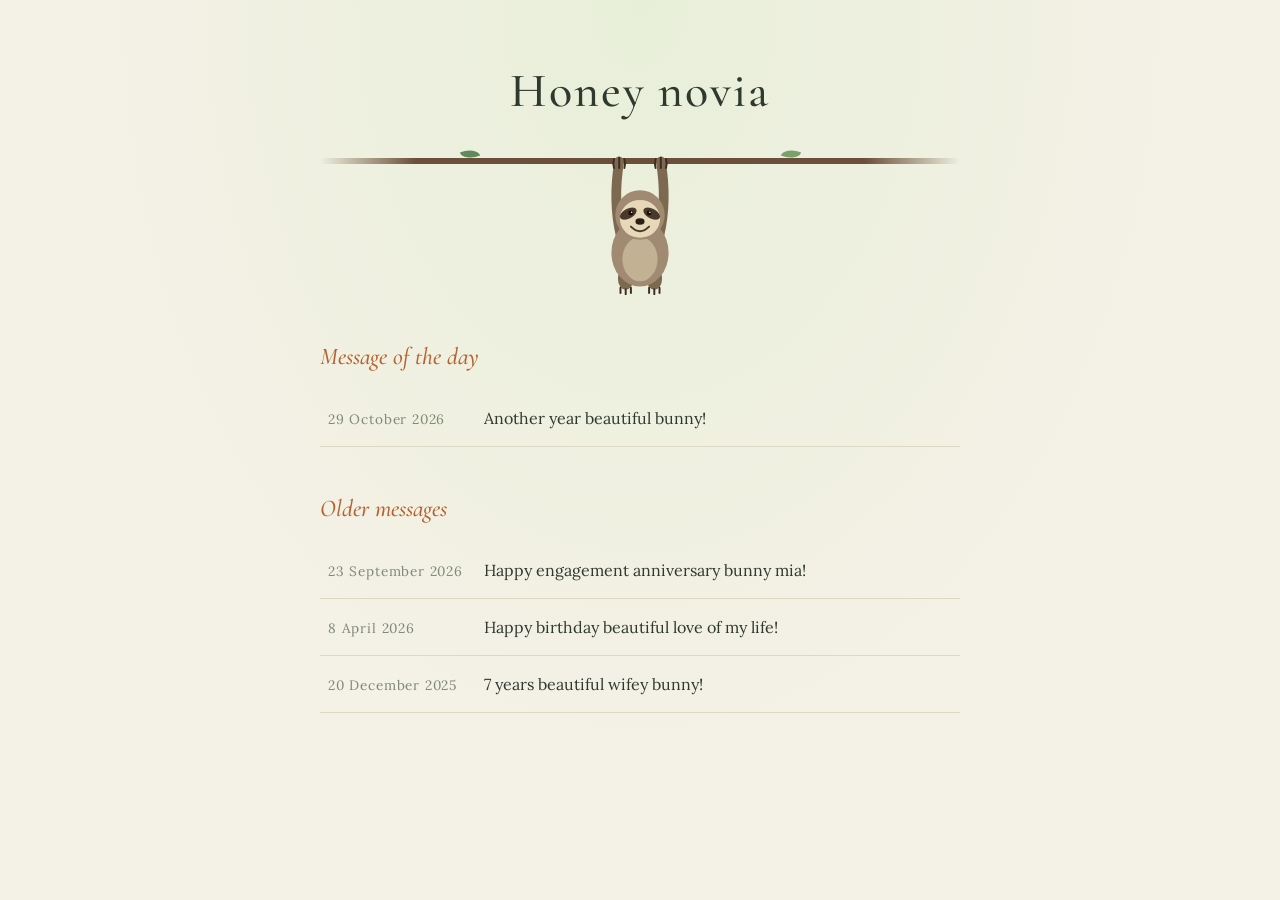
<file: index.html>
<!DOCTYPE html>
<html lang="en">
<head>
  <meta charset="utf-8">
  <meta name="viewport" content="width=device-width, initial-scale=1">
  <title>Honey novia</title>
  <link href="https://fonts.googleapis.com/css2?family=Cormorant+Garamond:ital,wght@0,500;1,500&family=Lora&display=swap" rel="stylesheet">
  <link rel="stylesheet" href="style.css">
  <link rel="icon" href="images/sloth.svg" type="image/svg+xml">
</head>

<body>
<main>
  <h1>Honey novia</h1>
  <div class="branch"></div>
  <img class="sloth" src="images/sloth.svg" alt="A sloth hanging from the branch">

  <h2>Message of the day</h2>
  <ul class="messages">
    <li><a href="message.html"><time datetime="2026-10-29">29 October 2026</time> Another year beautiful bunny!</a></li>
  </ul>

  <h2>Older messages</h2>
  <ul class="messages">
    <li><a href="messages/2026-09-23.html"><time datetime="2026-09-23">23 September 2026</time> Happy engagement anniversary bunny mia!</a></li>
    <li><a href="messages/2026-04-08.html"><time datetime="2026-04-08">8 April 2026</time> Happy birthday beautiful love of my life!</a></li>
    <li><a href="messages/2025-12-20.html"><time datetime="2025-12-20">20 December 2025</time> 7 years beautiful wifey bunny!</a></li>
  </ul>

</main>
</body>
</html>
</file>
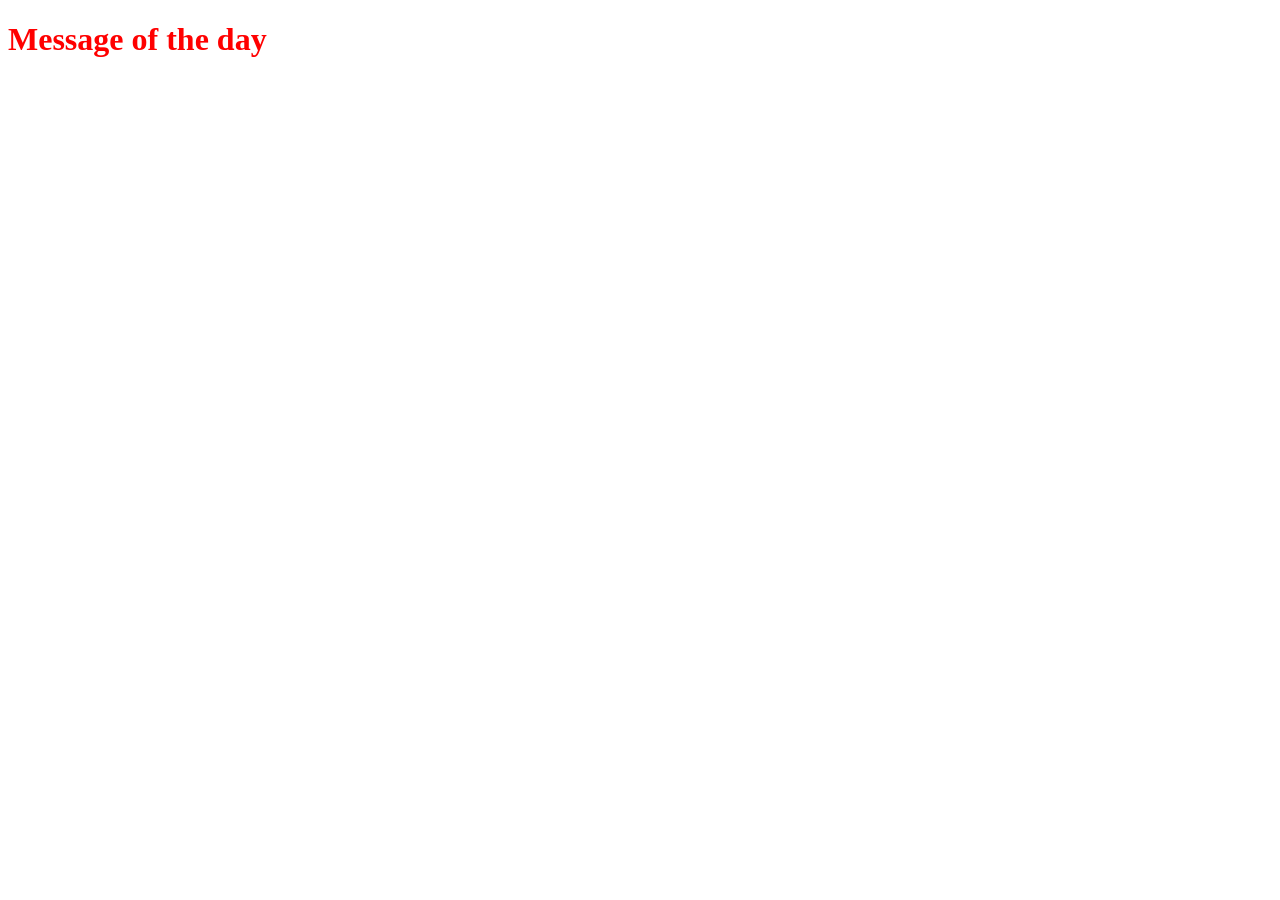
<file: allmessages.html>
<!DOCTYPE html>

<head>
  <meta name="robots" content="noindex, nofollow">  
  <title> Honey novia </title>
  <style>
    h1 {color:red;}
    p {text-align:justify;}
    a {text-decoration:none;color:black}
  </style>
  
</head>

<body>
	<h1> Message of the day </h1>

</body>


<!--
<p>
    Happy engagement anniversary bunny mia!
</p>

<p>
    Happy 9 year engagement anniversary bunny! Soon to be two digits! And it is funny how history repeats itself
    with me geing sick again. But maybe its a sign that we are going to get back to our beginning and life
    will be a bit easier again. Not that easy life is the only way, but why not getting a little break for us
    and have more time for each other, I hope it will happen :)
</p>

<p>
    You are the perfect woman for me, and I am so proud of me for choosing to make that official all those
    years back. Definitely the best decision I could have made, I really enjoy living with you and knowing
    that all my adventures will always be with you by my side. The good, the bad and the okay memories,
    all next to you with your beautiful bunny face.
</p>

<p>
    Sorry I am sick again, but its okay, we are together and that is all that matters: sick,
    healthy, poor, rich, happy, sad, whatever but always next to you.
</p>

<p>
    I love you guapa amor de mi vida!
</p>
-->

<!--
    2026-04-08

	<p>
		Happy birthday beautiful love of my life!
	</p>

	<p>
		One more year of your life with me :) and one more year of amazing adventures and just going 
		through the good and the bad together. I hope you enjoy this day and I hope we (the boys) 
		won't bother you too much. Maybe just a little as usual, but its just because we love 
		you and we are just ourselves around you.
	</p>

	<p>
		It is kind of funny how lately we are both thinking about our age, I guess that's normal, but 
		it is still super cool we go through all together and experience life with one another. 
		But you should always remember that I will always be older than you, so you will 
		always be the young cute bunny to me.
	</p>

	<p>
		I love you so much love of my life and I wish you again the best day ever, as every day but 
		specially on this day!
	</p>

-->

<!--
	<p>
		7 years beautiful wifey bunny!
	</p>

	<p>
		More and more years together! Funny we choose one of the darkest days of the year (in the north)
		for our celebration, but I guess it did not really matter as we were in the equator :p. 
		Maybe it is good we chose this day because then we always have a reason to feel its an 
		amazing day even if the sun hides early in the afternoon.
	</p>

	<p>
		I am so proud of us because even if it has been 7 years, it still feels new in a way, it 
		does not feel like it needs a change or anything, it just feels like something exciting 
		every day :). With how difficult things are sometimes, its amazing how strong we are,
		so we should always be proud that we found someone so good for each other as we are.
	</p>

	<p>
		I know I can be better, specially with posting as I know you like it, but never forget 
		that you are the love of my life and I am so glad that I got to meet you more than 10 
		years ago and say: "Si" to you 7 years ago.
	</p>

	<p>
		I love you beautiful love of my life!!!
	</p>
-->
<!-- (2025-10-29)
	<p>
		Happy 10 years love of my life!
	</p>

	<p>
		Can you believe 10 years before the time you read this you probably did not know me yet and you were just
		thinking about your random trip to Berlin. You just thought you were going to have a couple of 
		nice few days, but you did not know the future of your life would be defined 
		during that trip.
	</p>

	<p>
		I knew you were coming, but I also could not imagine I was about to meet my 
		one and only. I did know I liked you and I was definitely planning to speak to you and 
		see what happens. I guess I was lucky that you eventually thought the same about me :). 
		Okay, I know it was just a couple of days, but I still win in being the first of the two 
		of us who thought we could be something.
	</p>

	<p>
		It is so cool to think back on those first days, the first conversations, shared meals 
		and drinks. It was all a bit of a mystery and I was discovering my bunny every time 
		I would speak to you. I have stuck in my head us walking in the streets of Berlin and 
		you asking me about smoking, haha..that was one of the first jokes you so much like 
		up until this day :)
	</p>

	<p>
		I can't wait for the many more adventures and moments we'll share together. Now we have 
		to share some of our time with the little bunnies (okay, its more then some, it's a lot),
		but I still love you as much as ever and I am so grateful for that first day when we 
		met, that moment when I discovered the one person in the world who will always choose me first.
	</p>

	<p>
		And today as every day since that day: I also choose you first! always first!
	</p>

-->
<!-- (2025-04-08)
	<p>
		Happy birthday cute wifey bunny!
	</p>

	<p>
		Another great year together and one more year I got to share with you. We keep collecting 
		time and memories together which is super cool. Soon its going to be 10 years and
		I still love you more every day :)
	</p>

	<p>
		Sometimes I wish I could give you more and I know I am at times not the best husband, 
		but you are my one and only and I hope you always know that there is nobody else
		I would share this adventure than you.
	</p>

	<p>
		I wish you all the best every single day and I can't wait for more special days to 
		celebrate with you. Even if we cannot properly celebrate, every moment is special 
		if its with you,
		so I hope you enjoy your day and don't forget to enjoy the good times and all 
		the positive we have in our lives.
	</p>

	<p>
		Many many kisses and see you in the morning. Time to sleep for now! Speak to you 
		soon beautiful bunny mia.
	</p>
-->
<!-- (2024-10-29)
	<p>
		Hey beautiful love of my life!
	</p>

	<p>
		We are about to hit double digit years very soon, just one more year to go! 
	</p>

	<p>
		I know things are kind of hard at the moment, but I really could not do it with 
		anybody else. And things will get better :) . In some years its going to be so cool 
		when all of us will be doing things together, like playing the board games we have 
		that we never use. And imagine, then we'll have those little people (which at some 
		point will be big) to be with us.
	</p>

	<p>
		I was thinking that it is so interesting how an unknown person can eventually become 
		the center of your life, the one you speak to and see every day. The one you laugh 
		with and argue with every day. The one to share dreams, enjoy life and battle through 
		it together. This is you and me, we were two strangers who are now bound forever.
	</p>

	<p>
		I hope you know that I love you every single day and you are my favourite person in 
		the world. Always and forever together. I love you so so much my cutie one.
	</p>
-->

<!-- (2024-04-08)
	<p>
		Hey wifey bunny! Happy happy birthday!
	</p>

	<p>
		Another year of your life spent with me! I hope you are at least half as happy as I am to spend my life with
		you. Although I am sure you are just as happy :). We are growing older together but that means we have more
		memories, more stories and the life we are building together just keeps growing and growing.
	</p>

	<p>
		I hope you never forget that you are the most important person for me and I love you every single
		day. There is nobody for me but you. Always and forever!
	</p>
-->

<!--
<p>
    Hey honey guapa!
</p>

<p>
    Can you believe its 7 years already! Its amazing! We
    keep making more and more memories, we keep building our
    incredible life together. I just think whatever we live
    together is amazing, because you are for me and I am
    for you.
</p>

<p>
    7 years ago we had one of those moments in life that we will never
    forget. A simple 'hi' that we will forever remember. A single
    moment when our life changed forever and a point in time that
    defined the future for us.
</p>

<p>
    I love you so so much and after all this time I still think
    you are the perfect one for me. You just understand me, put up
    with me, give me a lot of love and are the cutest of them all.
    I have everything I need and I cannot believe how happy I am.
    Life with you its easy but joyful. I just know you are my one
    and I am for you. Even when we fight I always feel we are
    perfect for each other.
</p>

<p>
    Now that its 7 years we also have a new life to celebrate, our
    family keeps growing and I cannot wait to meet the new one
    to come. A new cutie bunny for us :) .Plus, its amazing how
    compatible we are at everything ;). Just one more proof we
    are meant for each other.
</p>

<p>
    I love you so very much beautiful bunny! I love every moment
    with you and I am so proud to be your husband and the father
    to your children. For many more years to come. Always together,
    always and forever.
</p>
-->

<!--
	<p>
		Hey beautiful love of my life!
	</p> 

	<p>
		I know it always takes me way too long to write one of 
		these, but I never forget about you, and I always want 
		to make you happy! I guess just as happy as you make 
		me. Maybe I am not the best at showing you, but I could 
		not live my life with anybody else, you are just perfect 
		for me!
	</p> 
	
	<p>
		It has been difficult to spend time the two of us lately,
		and I cannot wait until we regain back some of the time 
		together. I want to just hug you, 
		kiss you and tell you how much I love you. But I 
		know we just need to be patient, and although it is very 
		difficult, the journey we are going through with our 
		boy is one of the most amazing challenges we could have 
		in our lives.
	</p> 

	<p>
		I will always be there for the both of you, and try 
		to be the best husband and father. Remember 
		you are never alone and I am by your side to support you.
	</p> 

	<p>
		I love you so very much beautiful bunny!
	</p> 
-->

<!--
	<p>
		Happy 6 years together beautiful love of my life!
	</p> 

	<p>
		A lot has passed this last year! We started our own 
		family, can you believe it? It has been difficult but 
		also full of amazing moments and I am forever grateful
		for your love every day, you make me the happiest guy
		in the world and I could not imagine living all these
		experiences with anybody else. You are perfect for me!
	</p> 
	
	<p>
		It is so strange to think 6 years ago I still did not 
		know you, I just knew about you and had seen some 
		photos, but I still had not met the mother of my son
		in person. Now you are part of my every day and my 
		every night. I really love our time together and our 
		little dates whenever we have the time time for them.
		I should be better with spending those special moments
		with you, not only because you deserve it, but also 
		because I enjoy it. I am truly the happiest when I am
		with you. I am sorry for those moments when I seem 
		annoyed or tired, I really would not spend my days 
		with anybody else but you.

	</p> 
	<p>
		Okay, now some words about our boy! He is the cutest, 
		but what could we expect when he has the most beautiful
		mother in the world. I love his smile and I love how 
		he interacts with us. We made a person together! He is 
		a little bit crazy and annoying at times, but whenever 
		he gives us a giant smile or laugh I know we just melt.
		You are an amazing mother, you have been from day one 
		with him so you should never doubt on how amazing you 
		are; seriously, to think that you came back home the 
		day after, and you immediately were the perfect  mother 
		is just amazing. I love our boy, because he is ours and 
		he is a part of you and me, because I see a part of you
		in him and I just remember how lucky I am to have met 
		you on this day 6 years ago.
	</p> 

	<p>
		I love you so so much, and I want to be always and 
		forever with you!
	</p> 
-->
<!--
	<p>
		Happy 5 years together love of my life!
	</p> 

	<p>
		A little late with the message, but I hope you know 
		that I am always thinking about you and that there's 
		no other person in this world that I would want to 
		spend my life with. Specially now with this crazy 
		world, I am happy that I can be with you every day. 
		You are my bubble!
	</p> 
	
	<p>
		You have also made me the happiest guy in the world 
		now that we are waiting for the little dude! We keep 
		adding more pieces to our story and this is a very 
		special one. This is completely ours, from scratch a 
		combination of you and me.

	</p> 

	<p>
		He is definitely a 
		super lucky boy to have you, and I know you will be 
		amazing because you already are amazing to me. I 
		am so proud to call you my wife and build my life 
		with you.
	</p> 

	<p>
		I love you so so much love of my life!
	</p> 
-->
<!--

	<p>
	 Happy 4 years together honey novia wifey mia!

It's amazing how we keep loving each other so much after this time. It's as if we just started dating. I still feel this incredible feeling when I see you and when I kiss you. It's been 4 years, but in many ways it is as if we are starting and getting to know each other every single day.

I love you so much and I just can't wait for many more years together. And as we always say, we have a super cool story, so we should continue making it as amazing as it has been so far.

Many kisses my wifey bunny!

	</p> 

	
	<p>
		Hey cute wifey bunny. It is such a pity that I cannot hug you now 
		because 
		you are far away from me, but I always miss you and think about you. 
		I cannot wait to have you in my arms again and be able to speak with 
		you in person and give you many kisses. Right now it's only a little 
		over than 2 weeks for us to meet again and I am so happy that soon 
		I will be able to spend 
		time with my favourite person in the world!
	</p> 

	<p>
		Also, we are soon starting a new adventure (I hope so), and I could 
		not ask for a better partner. You are just amazing and the perfect 
		fit for me. I am sure that nobody would understand me the way you 
		do. I love you my honey bunny.
	</p> 

	<p>
		Many kisses honey novia.
	</p> 

	<p>
		Hey honey wifey novia mia! Finally another message. 
		I am sorry it took so long, I am a bit lazy, but I 
		do love you every day and my love for you only grows 
		stronger. Now we are more than 6 months married, and 
		although it's still not much time, it's really cool 
		to see how our time together keeps increasing and 
		increasing. I want to live my life with you for 
		many many more years, and be so happy as I am right 
		now. 
	</p> 

	<p>
		I love you so so much! Many kisses love of my life!
	</p> 
-->

<!--
	<p>
		Happy happy birthday love of my life! I love you so so 
		much and I am the luckiest guy in the world to have the 
		opportunity to see you grow and share every moment with you.
		You are the most important person in the world to me and 
		I wish you all the best, not only today, but every day 
		of your life.
	</p> 

	<p>
		Keep dreaming about me, and we'll speak in the morning my 
		beautiful wife
	</p> 

	<p>
		Many many kisses birthday bunny!
	</p> 
-->

<!--
	<p>
		Hey honey wifey! Can you believe how far along we have come?
		It seems super cool to already have found the love of my life, 
		you know, this person that you dream you are going to meet 
		one day. Perhaps you did not think about it, but I certainly 
		did. I kind of always thought I was going to meet my princess
		and finally I did. Not that this is the only reason why I 
		chose you, but you are my blue eyed princess!!
	</p> 

	<p>
		It's really rare that dreams come true, but you became a 
		reality and I guess you always were, you were just waiting 
		to meet me. I also feel I am super special to you, and 
		considering how picky you are, the fact that you decided 
		to say YES to me, simply means that we are the right 
		choice for one another. I hope you will always feel so 
		proud of saying YES as I feel right now.
	</p> 

	<p>
		I love you my blue eyed queenie bunny!
	</p> 
-->
<!--
	<p>
		Hey honey novia, or should I call you honey wife. It finally 
		happened! I know we knew this was going to happen, but it's totally real now.
		It is only a couple of days, and although I can always see something has 
		changed (looking at my finger), to me, it feels just as awesome as 
		it was only a week ago. I guess the main difference is that now the 
		rest of the world can see this is completely official and that we are 
		totally committed to one another. Yeah, it's going to be funny to 
		introduce you as my wife. It sounds like we are getting old, haha. 
	</p> 

	<p>
		I want you to know that I am completely confident that I made the best 
		decision, and I could not imagine anybody else to spend the 
		rest of my life with.
	</p> 

	<p>
		I love you wifey bunny!
	</p> 
-->

<!--
	<p>
		Hey honey novia mia. I was just thinking about the 
		amazing history that we are building together, and I want you 
		to know that I am really excited 
		about the things that are about to 
		happen. Very soon I won't be able to call you novia anymore, 
		which makes me think: what do we do with this site? Hmm, 
		although we will keep it, the title would be a bit confusing.
	</p> 

	<p>
		I know I am not perfect, but trust me, I will try to be 
		the better version of myself for you, to make you as 
		happy as you deserve to be.
	</p> 

	<p>
		Many many kisses kochanie! I love you!
	</p> 
-->
<!--
	<p>
		Three years ago, just a few hours before  the most important moment of my life!
		I could not have imagined what you would become for me. I just 
		saw that beautiful girl with blue eyes and black hair who told me a name 
		I forgot the next day. How could I imagine that girl would be about to 
		become my wife? I was so lucky to have had the opportunity to know you. 
		My life would never get to be as happy if I would not have met you.

	</p> 

	<p>
		I really love our story, our first few days together, getting to know 
		each other without knowing what to expect. I could tell from the 
		beginning we were interested in each other. At least I was, and I remember 
		thinking about how would I ask you to spend some time with me, just the 
		two of us. I was scared you might not accept, but I felt you also enjoyed 
		our conversations. Oh honey, such a cool scary funny moments.
	</p> 

	<p>
		Three years later and I get to spend almost everyday with you. I love 
		you so so much my beautiful honey novia.
	</p> 

	<p>
		Many many kisses amor de mi vida!
	</p> 

-->

<!--
	<p>
		So honey, today it's one year since we got engaged 
		and I guess we are both sure of the decision we made 
		one year ago. I must say that I am the happiest when 
		I am with you, and although soon we have another 
		important date to celebrate, this one means a lot to 
		me. I clearly remember how sure I was of the question 
		I had to ask you. I always thought it would be much more 
		difficult, but when the time came, it seemed just natural, 
		I had no doubts and no hesitation at all. Today I feel 
		the same way, today I love you even more than one year 
		ago, and today I know that I would ask you the same 
		question over and over again, and I also know you would 
		always say YES to me.
	</p> 

	<p>
		I love you so so much my beautiful honey novia.
	</p> 
-->
<!--
	<p>
		Hey honey novia mia, today is one day before our first engagement
		anniversary. I am so happy I decided to ask you to share our life. 
		It has been difficult at times, but I would not change it for 
		anything. I love waking up next to you and falling sleep hugging you.
		Those things are amazing and I only want to live them with you.
		I love you so so much, really, and I never want to be without you.
	</p> 

	<p>
		Many many kisses beautiful love of my life!	
	</p> 
-->
<!--
	<p>
		Hey honey novia mia. I know it's been a while, but I hope 
		you don't think that I don't care about you. I know 
		we need each other, and being far away from you is also 
		difficult for me. Living with you was so easy and so hard, 
		it was so easy to spend amazing time together, and so hard 
		to know that I can't be close to you every moment. I guess 
		that means I am happy with you :). I know I am a dreamer 
		bunny and that can be annoying sometimes, but I could not 
		imagine doing anything without you. It's not that I am used 
		to you, but it's like you are a part of me, a part of my 
		life and of everything I am. I couldn't be without you 
		after all we have lived together.
	</p> 

	<p>
		I love you and I miss you. Always and forever!
	</p> 
-->

<!--
	<p>
		Hey honey mia. I want to tell you that I love you more than 
		anything, and that next to you I spend the happiest moments 
		of my life. I am so happy when I wake up and see you, and 
		although many times you say I make fun of you when I repeat 
		the things you say, or copy your phrases, I do it because 
		I love you so so much, and I cannot do more than enjoy 
		every little thing you do. Really, those little things you 
		do are the cutest thing I have ever seen. So thanks to you, 
		everyday is amazing, every day I am happy, and everyday 
		I discover that you are the most amazing girl in the world 
		to me.
	</p> 

	<p>
		I love you my honey bunny novia. Sweet dreams kochanie!
	</p> 
-->
<!--
	<p>
		Hey honey mía. I know what you are going to say, 
		but better late than never. I am so happy to have you in 
		my life, and I hope I can make you as happy as you make 
		me. We have our differences, but is amazing how we can 
		be perfect in spite of that. We both are doing a lot of 
		sacrifices right now, but I am sure it will be worth 
		it one day when we have our own family and when we 
		can tell and teach our kids the few things that we 
		keep learning about life. You have really taught me a
		lot, and I am sorry for being stubborn some times, I 
		should really start listening to you more.
	</p> 

	<p>
		I love you my beautiful honey bunny ponny novia. I 
		can not wait to see you later today and give you a 
		lot lot lot of kisses. Have a good rest of the day 
		love of my life.
	</p> 
-->

<!--
	<p>
		Hey honey mía, right now I should be with you 
		but I am not. I feel terrible because of this, 
		but I cannot stop thinking about you. I don't 
		mind spending hours working, but I do mind leaving 
		alone and wasting the time that I should be spending 
		with you. I know we have to do it, but I wish we 
		would not have. You are truly the love of my life 
		and I miss you with all my heart. Not even for a 
		second I think you are in second place in my life. 
		You will forever be first, and although life puts 
		troubles in front of us, I am sure we will make 
		it. You are with me forever and I am with you 
		forever. Before you I never thought I could be 
		so sure of those words. I miss you so so much 
		tonight. I miss your hugs and your kisses, I 
		miss your voice and your smile. I miss even your 
		breath and just looking at you, just knowing that 
		you are around me.
	</p> 

	
	<p>
	        I love you so so much, and I hope this will just stop 
		happening very soon.
	</p> 
-->

<!--
	<p>
		Hey honey, when I write this to you, it's more than 6 
		months since we got engaged. I will never forget that 
		day. It was so simple and so ours. And as you always 
		tell me, it's super cool that we will be able to visit 
		the place where it happened whenever we want. I love 
		you so much and I am so happy with our decision. I know 
		life can be complicated sometimes, but there's no one 
		else with whom I would like to share it.
	</p> 

	
	<p>
	        I love you so so much my honey bunny.
	</p> 
-->

<!--
	<p>
		Hey honey, I know it has been a while since my last message 
		and there is no way I could justify that. However, I still 
		think about you all the time, and I am sure you know it, as 
		I try to show it to you in our everyday life. I enjoy spending 
		everyday with you, and for me, seeing you everyday or every 
		other week does not make a difference. I mean it in a good sense, 
		of course I am much happier when I spend time with you everyday, 
		but what I mean is that I never get tired of you. I enjoy our 
		happy and sad moments. I even enjoy our fights because I know 
		deep down we are always rock solid. As I told you last night, 
		I don't care about those little arguments, and I want you 
		to always be free to be who you are and act the way you think is 
		the best for the two of us. I really trust your opinion and 
		your points of view, I actually need you to make my life better.
	</p> 

	<p>
		I am sure I would have been fine in my life without you, but now 
		I know that the only way for me to be the happiest and to be 
		the best version of myself I could possibly ever be is with you 
		by my side. I just love you so much and I know you love me the 
		same way. 
	</p> 

	<p>
		Many kisses my honey novia!
	</p> 

	-->
<!--
<p>
	Hey honey novia, I guess we can say this is the fourth year we are together and 
	I cannot wait for the many more to come. First of all 
	let me tell you that I am so happy to be living with you right now. As we 
	have said in person many times, living together seems super easy and I feel 
	totally comfortable by having you around me in the house. I am sorry for 
	the times I leave the lights on :( , it's not intentional, so please don't be 
	too mad at me. Well, obviously I know it's not a big deal, but it's funny to 
	have those little home problems. They are so simple, but our life together 
	is simple. Simple but amazing.
</p> 

<p>
	This time I am saying bye in this message but soon I will see you in person,
	soon I will go to sleep and wake up with you. Soon we will go grocery 
	shopping together, and we will cook together and we will do everything 
	together. Forever together my honey bunny.
</p> 

<p>
	I LOVE YOU SO SO MUCH!
</p> 

-->

<!--
  <p>
	  Hey honey, I am sorry it has taken this long for me to write another 
	  message to you, but I have not stopped thinking about you a single day. 
	  You are truly the love of my life and I know that I could not have chosen 
	  a better person to share the rest of my life with.
  </p> 

  <p>
	  Right now I am so excited about this new stage in our life which is 
	  beginning in less than 48 hours. It will be amazing and I am sure that the 
	  best part of my life is about to begin. Wow, I cannot believe this is really 
	  happening; after waiting for over 2 years, it's finally happening. 
	  I still remember the first time I told you that I had to move, I was scared 
	  that you would not want to stay with me, but 
	  I remember you said: "maybe". That meant the world to me and I will be 
	  forever grateful that you chose to travel to the other side of the world 
	  to be with me.
  </p> 

  <p>
	  I am so proud of myself for choosing you and keeping you by my side. I am 
	  so proud to have deserved your love. I love you my honey bunny novia!
  </p> 
-->

<!--
	<h1>
	   Happy anniversary love of my life!
	</h1> 

	<p>
		Well honey, now we can say that we have been together for years.
		When people will ask, for how long have you been together?, we will 
		say: oh, it's been years. I really love you so so much and I am so 
		glad that I met you. The truth is that these two years have been 
		amazing, and have been so easy with you. I just feel that you are 
		my compliment and I found someone who really understands me in you.
	</p> 

	<p>
		Besides the fact that the way you are is perfect for me, I am so 
		glad to have found you because you are so hot! Really, I have the 
		whole package with you, I have my perfect girl who is soon going to 
		be my trophy wife. Yeah, I will brag about you and use you to look 
		good in front of other people. Don't blame me for that, but it's not 
		my fault that you are so beautiful.
	</p> 


	<h2> Happy anniversary again love of my life. I really really love 
	you!</h2> 
-->

<!--
	<p>
		Hey my honey novia. First time that I write to you from 
		the other side of the ocean. It's so sad and so exciting 
		to be here. It's sad because I am so far away from you, but 
		it's exciting because I know that very soon you will be here
		with me ready to start our new life together. I cannot wait 
		for us to start decorating our own home, and waking up next 
		to you everyday. Even grocery shopping will be an amazing 
		adventure because I will be with you. 
	</p> 

	<p>
		I also want to remind you that even though I am so far from 
		you, I never ever doubt that you are the love of my life. And 
		even if I cannot hug you, or speak to you, I always think of 
		you, and I always have you on my mind. I have no doubts that 
		you are and will forever be my partner, because you make me 
		feel so happy when we are together, and you always make me 
		feel better when I am sad. I feel that you always support me 
		and trust me. And that means the world to me. I will not 
		disappoint you, and I will forever be yours.
	</p> 

	<p>
		Many many kisses beautiful love of my life. I love you.
	</p> 

-->

<!--
<p>
	Hey my honey novia, or should I call you my honey fianc&eacute;e now!
	I cannot believe we reached this point but I certainly know 
	that you are the perfect girl for me. It's just as simple as 
	that. I knew you were the one for me when I thought on buying 
	the ring for you and somehow it all felt so okay. You know, I 
	always thought I would be scared or I would be thinking like, 
	oh wow, my life is going to change from now on. But somehow with 
	you, I just knew it had to happen, I didn't feel like I would 
	change, or you would change. I believe that's how it has to be.
	I know we have an amazing love for each other, but the most 
	important thing about us is that we feel so comfortable with each 
	other, we don't need to make the world perfect for us to smile. 
</p> 

<p>
	I still think about Saturday, I will never forget your face. 
	You looked so happy and shocked. Like the best thing in the 
	world had just happened to you. And I am so glad that I gave 
	you that feeling, I am so happy that I can make you smile, and I 
	am so happy that I get to see you happy. You are truly the love 
	of my life, and I know it because I never ever dreamed it would 
	be like this. I cannot even express how it feels. 
</p> 

<p>
	Have a great day my beautiful life companion! Together forever.
</p> 

<p>
	I love you!
</p> 

-->

<!--
	<p>
		Hey novia, we are very close to our new adventure and I 
		am so looking forward to making new memories with you. 
		Well, last weekend was also special, it was in a way the 
		first time that we were hosting the visit of someone as a 
		couple. Not exactly, but it did feel a bit like that.
	</p> 

	<p>
		Let's go back to our upcoming adventure. I know it's going 
		to be awesome and although I feel like I cannot give you 
		exactly the holiday that I wish I could, every experience 
		is great with you, whether we stay in the most comfortable 
		place in the world, or in the cheapest most simple 
		accommodation. Not that we will, but I am just saying, I 
		feel so comfortable with you that I would be happy 
		wherever we are, as long as I am with you. And I love that 
		about us. We have big dreams, but we will be happy no 
		matter what. Okay, we do have a pretty cool life now, so 
		I have nothing to complain really, but I was just saying, 
		I know I will be happy with you no matter what. Because 
		I love you with all my heart.
	</p> 

	<p>
		Many kisses my honey novia!
	</p> 

-->

<!--
	<p>
		Hey honey novia, almost one more month together, and 
		we are going to be together to celebrate it! I just 
		cannot believe what an amazing time we have when we 
		are together. Like you always say, we can be doing 
		nothing and somehow we don't get bored of each other.
	 	Sometimes I ask myself how could I live before you.
		How was life before I knew you, and it is something 
		that I cannot visualize any more. I really cannot 
		imagine a life in which I cannot pick up the phone 
		and text you, or call you. I cannot imagine a life 
		in which I would not wish you good night and tell 
		you good morning every single day. You are my life 
		now, and you have become the most important person 
		in my life. I miss you when you are not with me, and 
		I just love you as I did not know one could love 
		somebody.
	</p> 

	<p>
		Many kisses my honey novia.
	</p> 
-->
<!--
	<p>
		Hey honey, I hope this time I can surprise you, although probably 
		you were already waiting for this message and you just didn't tell 
		me as you wanted it to come initially from me. Well, once you 
		read it, tell me if that is the case, this would be one more test 
		of how much I am getting to know you.
	</p> 

	<p>
		I thought it was quite cool as yesterday (I believe it was yesterday) 
		I was playing this game of saying things you love. It made me realize 
		how special you are to me. All your little and big things that are 
		slowly being a part of me too. In the end, I will spend the rest of 
		my life with you, so all your likes and dislikes will have an influence 
		in my life in one way or another. And I just love how much I already 
		know about you.
	</p> 

	<p>
		We have plenty of time to keep learning about each other, and I 
		am so curious to see how we will be together in 5, 10, 20, 50, ...
		years. I am sure we will have changed, but I am sure I will still 
		be by your side.
	</p> 

	<p>
		I love you honey novia mia.
	</p> 

-->
<!--
	<h2> Happy one more month together honey novia! </h2> 	

	<p>
		We are definitely 
		past the year and a half now, and we are stronger than ever.
		I really enjoyed last week together, I think it gave us a 
		glimpse of how is our life going to be in the future. I must 
		say that I was the happiest knowing that I would see you every 
		night, and life at "home" with you seemed totally natural. 
	</p> 

	<p>
		I miss you today and I wish we could be like last week always. 
		I  know we will be, but sometimes I just cannot wait and I would 
		like our life together to start already now. I am really happy 
		that I have found my life partner in you, and I am sooooo looking 
		forward to our future and to all the stories that we will keep 
		collecting together.
	</p> 

	<p>
		I love you my honey novia! 
	</p> 
-->

<!--

	<p>
		Hey honey, this time I just want to thank you, I want to 
		thank you for always believing in me and supporting me, 
		even (I must admit) when I have my crazy ideas. I really 
		think I am the luckiest guy in the world for having you 
		with me, and so I try to be also the best man in the world 
		for you.
	</p> 

	<p>
		Thanks for having patience with me, and even though you give 
		me negative points sometimes, I always feel that you 
		understand me. I am sorry for the few times on which I 
		don't make you the happiest. I am grateful because from 
		all the people in the world, you are the one who was with me 
		these past few months, and you are the only one who really 
		understands how I feel, my fears and doubts. But everytime 
		I felt down, you would always be my cure, you would always 
		be the one who could make me smile, and you are the one for 
		whom I should never give up.
	</p> 


	<p>
		I love you novia, and I am so glad I have now one big story 
		in my life that I can share with you. Many many kisses. Can't 
		wait to see you tonight.
	</p> 

-->

<!--

	<p>
		Hey honey novia, its a bit late, but technically I am still on time.
		Happy name day! Okay, okay, I am cheating a bit because you reminded
		me of that, but you have to know that name day was not a big deal 
		for me. I said was because it should start being important to me. 
		I guess you will always get congratulations from your mom, so I must 
		do the same, after all, from now on I want to be the one taking care 
		of you.
	</p> 

	<p>
		I like when I see you while I write, then I feel that this is 
		something that we do together. And it is ours, yours and mine, and 
		one day we will read this messages all over and laugh at how we were
		back now. I don't know how we will be in the future, but now we make
		fun of us in the past, so maybe it will be the same. You can say 
		that it is different because in the beginning we didn't know each 
		other, and although that's true, I felt comfortable with you since 
		the beginning. And even though we know each other so well right now,
		I am sure that this is nothing compared to how we will be in the 
		future. I don't know how its possible, but everyday I feel better 
		and better at your side.
	</p> 

	<p>
		I love you my honey novia!
	</p> 
-->

<!--
	<p>
	Hey beautiful honey novia. I miss you today, same as I did yesterday and 
	the day before that. It's just that now it has been three days without you, 
	and even that is now too much for me.
	</p> 

	<p>
	Last weekend you were perfect again, as you always are. But even knowing how 
	perfect you are, every time I see you act the way you do, I just can not 
	believe you are real. I hope I won't be sick much often, but I know that 
	whenever I will be, you will be there to pick me up and to take care of me.
	Specially to have patience of me, listen to me and give me a kiss when I 
	most need it.
	</p> 

	<p>
	I hope I can do the same for you, I hope I can be as great to you as you are 
	to me; because trust me honey, you are the best girlfriend I could have ever 
	dreamed of. And now I go back to this continuous count that my life has turned 
	into: two more days to see you again.
	</p> 

	<p>
	I love you my honey bunny novia!
	</p> 

-->

<!--
	<p>
		A year and a half together honey! It is amazing to see 
		how time goes by and we keep stronger than ever. I love 
		to hear your voice in my mornings, and I love how I can 
		tell you whatever I have on my mind. I guess we feel so
		good together because we are also best friends. We 
		discussed that this morning and I realized that I need 
		to create a new category, one in which you are the only 
		one there. And it's not because you are my girlfriend 
		but because I really feel you are special. You really 
		understand me, and I feel very comfortable speaking to 
		you.
	</p> 

	<p>
		I wish I could be with you now, I really enjoyed the 
		last time I spent time with your family, which in a 
		way I already feel like mine. I miss you honey, I miss 
		you so much when you are not with me. Today I just want 
		to tell you that I have no doubt you are the woman for 
		me, and I am the most fortunate man in the world to have 
		found you.
	</p> 

	<p>
		I love you my amazing and incredible honey novia!
	</p> 

-->


<!--


	<p>
		Hey honey novia, today I started thinking about something I told you in a 
		message. I told you that I hope you always enjoy your days, even when you 
		are not with me. I really hope so, and although I know we are the happiest 
		when we are together, I think one of the reasons why we are so great is 
		because we can be happy with ourselves, or at least we try.
	</p> 

	<p>
		I want to have an amazing life with you, but I want you to be happy without 
		me, and I think you are. Just knowing you are happy makes me happy, and I 
		assume it's the same way for you. I cannot be with you every second of 
		every day, but I can just smile every time I think of you and I know you are 
		happy, maybe also thinking about me.	
	</p> 

	<p>
		It is as they say, when you really love someone, you have to let them be 
		themselves. And I really love the way you are. I loved the way you were 
		when I first met you, and I love even more the person you are becoming by 
		my side. I hope I can help you be even happier and become an even better 
		person than the one you already are.
	</p> 

	<p>
		I love you my honey novia!
	</p> 


-->


<!--

	<p>
	Hey honey novia. Now we have both officially became one year older 
	together! I know getting old is sometimes not the nicest thing, 
	but imagine, we are doing it together, so every day is one more day 
	we have spent together. I just cannnot wait to see all the adventures and 
	experiences we will live through the years. The many many nights together. 
	The hundreds of dreams accomplished and the hundreds of dreams unfulfilled 
	or left unfinished. Yeah, why not, we are not suppossed to win everytime,
	but for sure we are going to have fun.
	</p> 

	<p>
	I just love you so much, and I do hope you show this to our kids someday, 
	and if you (I mean our kids) read this: know that I love your mum more 
	than anything in this world, and you should do the same.
	</p> 

	<p>
	Many kisses my beautiful honey novia.
	</p> 



-->

<!--
	<h1> Happy one year and five months love of my  life!</h1>

	<p>
	  Hey honey novia, it is amazing to see how time goes by and we continue 
	  to be so happy together. One might say that one year and five months is 
	  still not that much time, and maybe problems will appear later on in our 
	  relationship, but to me, the fact that we are still so perfect for each 
	  other tells me that you are the right girl for me.
	</p>

	<p>
	  I am so happy everytime I think about the day we met. Two strangers who 
	  didn't know they had just said hi to the love of their lives. I never 
	  thought I would find you and I never thought it would be so easy when 
	  you are with the right person. But you know what? let's make it difficult, 
	  let's challenge each other every day to be even better. Make me be even 
	  better for you every single day. Ask only the best from me, and I will 
	  do the same for you. Lets make this the most amazing thing that has ever 
	  happened. 
	</p>

	<p>
   	 I love you my cute perfect novia!
     	</p>

-->
<!--
	<p>	
		Hey honey novia, I am so happy that we have met much more often in the last 
		few weeks. I am getting used to see you every weekend, and I wish I could 
		see you every day. I always miss you, even when I cannot speak with you. 
		Sometimes all I need to feel happy is to know that you are thinking about 
		me, and the best part is that I know you always do. 
	</p>

	<p>	
		I love the feeling of knowing that you are always there for me. That you 
		might be in a different place, in a different city, in a different country, 
		but still you are always with me. You have no idea how happy it makes me to 
		know that someone in the world loves me as much as you do. Thanks for being 
		such a great girlfriend and for being perfect for me.
	</p>

	<p>	
		Many kisses my love! I love you!
	</p>

-->

<!--
	<p>
	Hey honey novia, another special date and another message. I don't want 
	it to be like you only receive my messages on special dates, but at 
	least you should get them on those days. I have no excuses, because I know 
	how much you like them.
	</p>


	<p>
	Today I want you to know that you are not only the most special woman in my 
	life, but also the most important person in it. Like I have told you many 
	times, I cannot believe that I found someone like you. You are the best 
	person I have known. Just like me, you are not perfect, but you are perfect 
	to me and I guess that's what matters. 
	</p>

	<p>
	You know they say that we are the people we have around us, so if I have you 
	around me, I will be the best version of myself I could be. I love the way 
	you see life, how you are happy with the simple things which are the most 
	important ones. I learn a little bit about life from you everyday my love. 
	I love you my honey bunny pony novia.
	</p>
-->

<!--

	<p>
	  Hey my beautiful novia. I hope you will see this in the morning so that
	  you can start your day knowing how much I love you. Not that you need 
	  to read this, as you should always know I love you and how much you mean 
	  to me.
	</p>
	<p>
	  I am soon going to fall asleep and all I can think is how much I wish I 
	  could kiss you good night. I need you, I need you in a good way, not in 
	  a desperate or unhealthy way, but I need you as much as I need to smile, 
	  I need you as a way to remind me how amazing the world is, I need you 
	  because with you I know that there is someone else in this world who is 
	  as real to me as I am real to myself. 
	  Not sure if that last phrase makes sense, but apart from me, you are the 
	  most real person in this world. The rest of people are somehow like ghosts 
	  who take part in my life, but you are special, you are a part of me who 
	  walks by my side, and sometimes I feel that I am not fully me without you.
	</p>
	<p>
	  I suppose I am tired, so that's why I am speaking of ghosts and such. But 
	  what you should get from what I said, is that you are the most important 
	  person in the world to me. I love you my honey novia!
	</p>
	<p>
	 And I almost forgot: Happy Valentine's day love of my life!
	</p>

-->


<!--
	<p>
	  Hi novia, I hope this is going to be the last week! You know what I am 
	  talking about :) . I just want you to be happy. 
	</p>
	<p>
	  Everyday I think it is one day less until we are finally together for good. 
	  Waking up next to you, sleeping next to you, and listening to you for hours 
	  speak about make up, bags and the new phone you like. Yeah, I will do that, 
	  and I cannot promise that I will listen to all the details, but I will be the 
	  one to be next to you. 
	</p>
	<p>
	  I just smile when I think of you. When I think about the times you take me 
	  shopping and I act like a kid because I am bored. Sorry for that, but it's 
	  kind of fun. You see, we are not entirely perfect, but it's those little 
	  things that makes us what we are, and to me, there could be nothing better 
	  than you and me together.
	</p>
	<p>
	  I love you my honey novia.
	</p>
-->

<!--
	<p>
	  Hey honey bunny, I miss you right now. I wish you were here with me.
	  It is kind of scary that you are getting to know me so well, now 
	  you will see the good and the bad things, and sometimes I wish you 
	  would not see the latter.
	</p>
	<p>
	  I guess that's a good thing, and it only means we are getting closer 
	  and closer every single day. You are a very important part of my life, 
	  and I love you more and more with each step we take to getting to 
	  know each other. I can't wait to speak to you later tonight.
	</p>
	<p>
	  <a href=loveyou.html>Many kisses honey novia!</a>
	</p>
</body>
-->
<!--
	<p>
          First message of our "third" year together! Okay, you know what I mean. It was another new years eve with you, and also my first Christmas 
	  with my new family! I can really imagine us having this type of Christmas year after year. We will add more people to the reunion, 
	  and we will host it some day, that will be fun.
	</p>

	<p>
	 Do you imagine how it will be once we have our own family? It will be so cool. But we will have to be careful with this thing about the 
	 wrapping paper. At least now we know that. But right now, more than the future, I am so happy about the present. My present with you 
	 is the best thing I have. My nights and mornings with you are just perfect, and having you sleeping next to me is the best feeling 
	 I have ever had.
	</p>
	<p>
	 I love you honey novia! I am looking forward to an amazing 2017 with you!
	</p>
!>
<!--	<p>
	  Hey honey novia, one more day, one more day loving you. As you know, right now we are on a complicated situation in our personal 
	  lives. Okay, nothing really serious, but we both have something that kind of keeps us annoyed at times. I hope we will not have 
	  to deal with stuff like this too often, but I am happy that we can also share our worries and concerns when we have them. It is really 
	  amazing to have you by my side and be able to tell when I am scared, and to hear you when you are stressed or worried about what 
	  to do in your life.
	</p>
	<p>
	  The fact that we trust each other so much just makes me see one more time that you are also my best friend. And you know what, I am so 
	  happy that I will be able to wake up everyday with my best friend. I feel that you are the first person I want to talk to when 
	  I have doubts and also the first person I want to share my happiness with. I just love you in the best possible way.
	</p>
	<p>
	  Many kisses best friend.
	</p>
-->


<!--
	<p> Now it's official, more than one year together. Even today it's more than one year since our first kiss.</p>

	<p>It is impossible for me to just put in words all what you mean to me. It has been an amazing year and you have taught me 
	so so much about myself and about being in a great relationship. Well, it's even perfect and that is what surprises me the
	most. I didn't think it could exist something like this, and see how after one year we are even closer and stronger than ever 
	only makes me dream about all the life that we have ahead of us.
	</p>

	<p>You are really the love of my life. Many people look for something like what we have, so we should be thankful and happy 
	that we found each other. Let us build the most amazing life together. <a href=loveyou.html>And you know what honey?</a>
	</p>
-->

<!--
<p>
Hola novia, esta vez decid&#237 escribirte en espa&#241ol. La siguiente frase deber&#237as entenderla f&#225cilmente:
</p>

<p>
Eres lo m&#225s maravilloso que me pas&#243 en esta vida.
</p>

<p>
Todav&#237a me parece incre&#237ble como empez&#243 nuestra historia. Empez&#243 aqu&#237 en mi departamento, un d&#237a solamente llegaste
y me cautivaste con tu sonrisa, con esa risa que hasta ahora me hace enamorarme m&#225s cada vez que la escucho. Me acuerdo 
que ve&#237as una pel&#237cula y yo solo escuchaba como te re&#237as. Yo pensaba, "me encanta su manera de re&#237r". Y en esos primeros d&#237as me di 
cuenta que te encanta re&#237r, que eres una persona feliz y eso es algo que siempre he admirado de ti. Para m&#237 eres perfecta, 
no solo porque somos muy parecidos, pero tambi&#233n porque tienes cosas que yo no, porque en muchos aspectos quisiera ser 
como t&#250, y poque s&#233 que contigo en mi vida voy a llegar a ser el mejor hombre que puedo ser.
</p>

<p>
Te amo amor de mi vida
</p>
-->

<!--

<p>
  Hey bunny, yeah, I had to use it as you said I would. Only 2 weeks left until we can finally say we have known each other for more than one year. It has been
  such a great time with you. 
</p>

<p>
  I have to say that the most incredible part of my time with you is discovering
  how well we understand each other. Even when we argue I somehow feel that we are 
  still connected with the same goal in mind. I cannot believe that I found someone so 
  compatible with me as you are. So I am really not lying when I say that we are
   perfect. And you know what, you think the same, which comes to show how great
    we are together.
</p>


<p>
  I also love you today honey novia!
</p>

-->

<!--

<p>
  Hey honey novia, today its eleven months since the day we met, and I am so happy to have you in my life. I thought I could remind 
  you about one of our great weekends, I am sure if you look at the photo you will know what weekend it was.
</p>

<p style="text-align:center;"> <img src="images/20160410_180629.jpg" alt="Pink tulips" style="width:405px;height:304px;"> </p>

 

<p>
  I really cannot wait for more weekends like that together, in many different parts of the world. If it is up me, I would go 
  everywhere with you, but I know you don't like some of the cold places I would like to visit; still, wherever I go I am always 
  thinking of you. And for the rest of places; the ones that we will see together, you can always count with a kiss everytime you 
  blink. I love you honey novia.
</p>
-->


<!--
<p>
  Good morning my honey novia. This morning I woke up and I knew I had dreamed about you, I cannot remember what was it about, but 
  I just knew you had been in my mind. It's funny how you keep getting deeper and deeper into my mind as time goes by. Eventhough 
  I already made up my mind about you months ago, you become more important to me every day and every night. There is no longer a me without 
  you, and that's the way it has to be.
</p>

<p>
  I love you this morning and I will love you this evening. That's the sentence I will repeat every day from now on. Many kisses 
  my honey novia!
</p>
-->

<!--
<p>
  Hey honey novia, now it's only 3 days to see you again and you have no idea how happy I am and how much I miss you. I was just now thinking on how much 
  I love your laugh. I think I have told you many times that I loved 
  your laugh since the first time I heard it. I still remember because I was not by your side back then, but eventhough I didn't know you, 
  I wished I could be there with you, laugh with you, and kiss you. Yes honey novia, I wanted to kiss you since the first night I met you.
</p>

<p>
  Luckily for me, now I hear it everyday, and even several times per day. I love how I hear you laugh when I wake up and how you seem so 
  happy at night before you go to sleep and wish me good night. So just keep laughing and keep laughing with me. That makes me the happiest guy 
  in the world. I love you honey novia!
</p>

-->

<!--
<p>
Hey honey novia, tonight I just want to tell you that I love you. I really really do, and I really want to believe that this is the most special thing in the world.
At least that's how it feels to me. I am not perfect, and you are not either, but I will do my best to make our life together perfect. Please do the same for me.
</p>

<p>
I know we deserve to have the best life, a life we could only have dreamed of. With ups and downs, sure, I hope with not so many bad things, but no matter what, if we are together, we will always have a perfect life.
I do hope life will also give us good things, after all, there are things which are not up to us. But I have hope, I have hope in us.
</p>

<p>
I love you with all my heart!
</p>

-->

<!--
<p>
Good morning honey novia! Finally I post sometthing for you again. After two weekends with you I could not be happier with my life. Everytime I spend time with you I realize how great we will be together and I am more and more convinced that we are perfect for each other. I can not wait for the day in which I will not have to wait weeks or days to see you. 
</p>

<p>
I am so excited about our perfect life together, because with you, no matter what, life is perfect. I love you honey novia!
</p>
-->

<!--
<p>
  This time the message is inspired by a phrase you just said to me as I began to write this new entry. You said: don't loose me. Of course I do not plan to loose you 
  my honey novia. You are the best thing in the world to me and I want to have you always close to me. I know you say it as a joke everytime my phone falls off as we speak on skype 
  and I hope that's the only time you will say it. I love you with all my heart and as we always say: you are stuck with me, so, no novia, I am not going to loose you, not 
  today, not ever.
</p>
-->

<!--

<p>
Hey honey novia. You know they say that the best relationships are the ones where both people tell each other what they think.
I love when you remind me about these messages, and the fact that sometimes it might take me a bit longer to write them, does not mean I have forgotten about you, but I love when you ask me about your message.
I do not mind that you do and I hope you do not mind doing it. I hope you always ask me to do nice things for you. I will do them with or without you telling me, but it is great to know that you 
will not let me not make you happy. And making you happy makes me simply the happiest guy in the world.
</p>

<p>
I love you my honey novia.
</p>
-->

<!--

<p>
Now it has been a few days since my last message, but the fact that I was busy does not mean I stopped thinking of you.
Besides, I got to see you over the weekend and if I am completely honest with you, I have the best days of my life everytime I am with you. 
So I have come to the conclusion that every day that I am with you is the best day of my life. Thanks for making my days and my life so amazing.
</p>

<p>
Many kisses my honey novia.
</p>
-->

<!--

<p> 
One more day,one more message, not sure that I will be able to post something here every day, but as long as I can, why not do it.
What I can do is try to talk to you every single day, at least one "Hi honey novia", but don't leave you one day without hearing from me.
Okay, it might be that at some point I will be in some crazy place and I can't talk to you, so that's why I should take advantage of every time I can.
My plan is for you to never forget how I feel about you. Not one single day, because every single day I am loving you. 

I love you today honey novia.
</p>
-->

<!-- My first message and I wonder what to say.
I told you it would not be easy, so many things I could tell and so many that I already have.
I could tell you that today I woke up and thought about you, but you probably know that already. Hmm, what if I tell you that I dreamed about you last night.
Too obvious too. What about the fact that I am thinking about you right now (again too obvious).
I know! what is not so obvious is that one week from now, one month from now, one year from now, and hopefully 20 years from now I will still wake up and think about you.
I will still dream about you and I will still think about you when I will send you a message to tell you how I feel about you.*/

/*Have a good day my honey novia.*/ -->
</file>
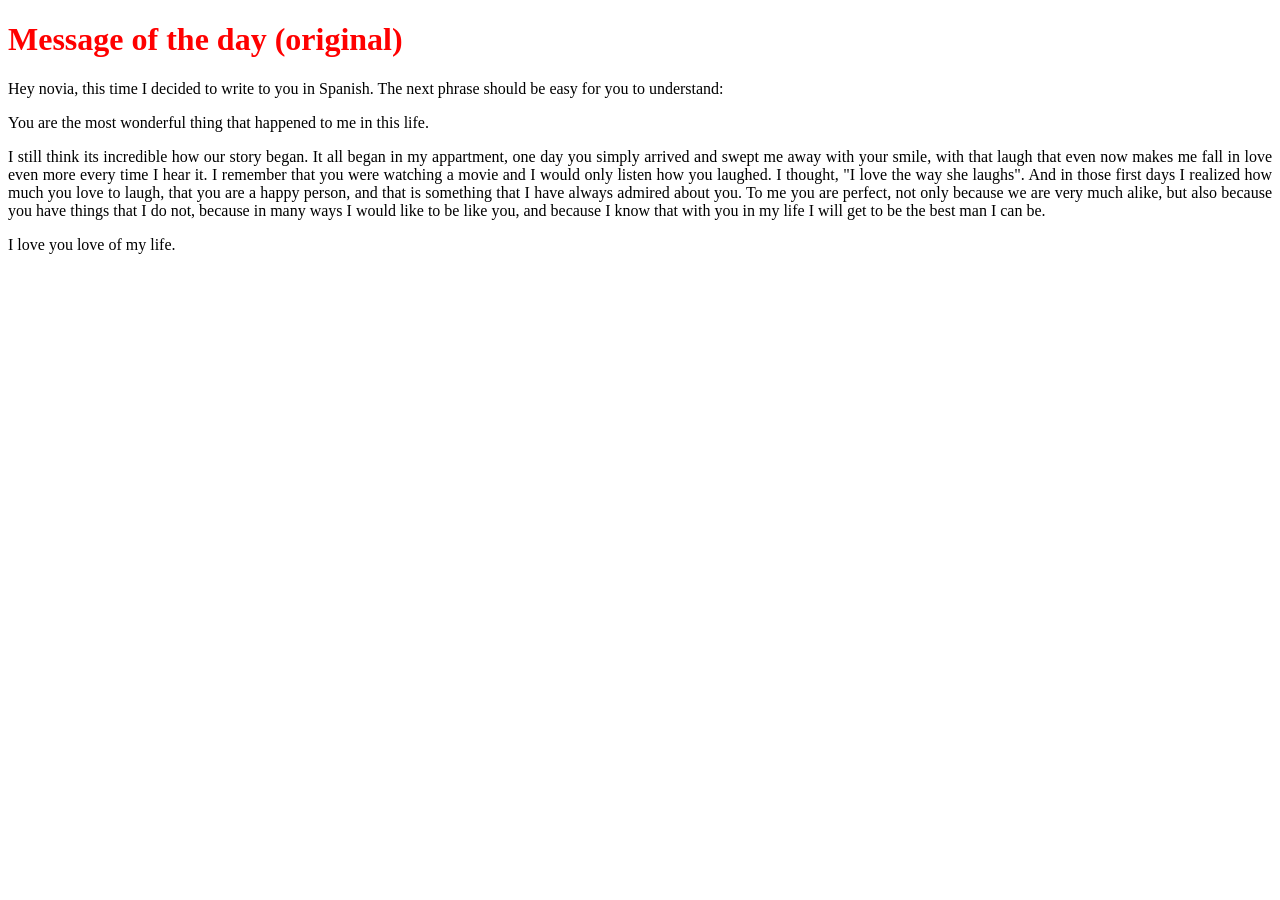
<file: english.html>
<!DOCTYPE html>

<head>
  <meta name="robots" content="noindex, nofollow">  
  <title> Honey novia </title>
  <style>
    h1 {color:red;}
    p {text-align:justify;}
    a {text-decoration:none; color:red;}
  </style>
  
</head>

<body>
	<h1> <a href=index.html>Message of the day (original)</a> </h1>
	<p>
         Hey novia, this time I decided to write to you in Spanish. The next phrase should be easy for you to understand:
	</p>

	<p>
         You are the most wonderful thing that happened to me in this life.
	</p>

	<p>
         I still think its incredible how our story began. It all began in my appartment, one day you simply arrived 
	 and swept me away with your smile, with that laugh that even now makes me fall in love even more every time I hear it. 
	 I remember that you were watching a movie and I would only listen how you laughed. I thought, "I love the way she laughs". 
	 And in those first days I realized how much you love to laugh, that you are a happy person, and that is something that I 
	 have always admired about you. To me you are perfect, not only because we are very much alike, but also because you have things 
	 that I do not, because in many ways I would like to be like you, and because I know that with you in my life I will get to be 
	 the best man I can be.
	</p>

	<p>
         I love you love of my life.
	</p>

</body>
</file>
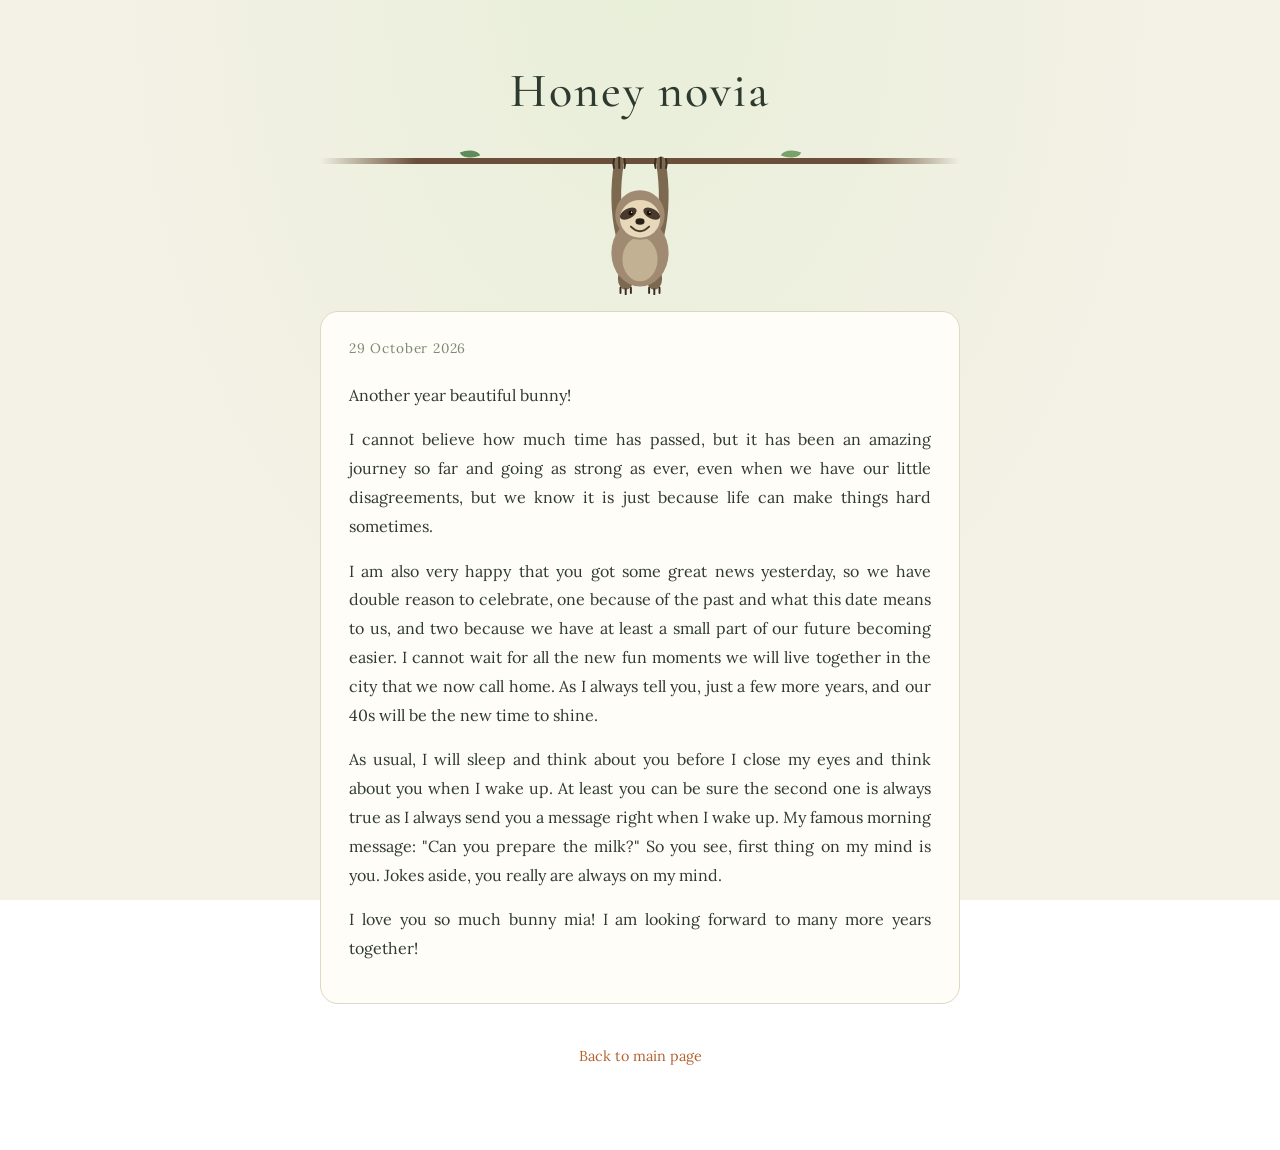
<file: message.html>
<!DOCTYPE html>
<html lang="en">
<head>
  <meta charset="utf-8">
  <meta name="viewport" content="width=device-width, initial-scale=1">
  <title>Honey novia (message)</title>
  <link href="https://fonts.googleapis.com/css2?family=Cormorant+Garamond:ital,wght@0,500;1,500&family=Lora&display=swap" rel="stylesheet">
  <link rel="stylesheet" href="style.css">
  <link rel="icon" href="images/sloth.svg" type="image/svg+xml">
</head>

<body>
<main>
  <h1>Honey novia</h1>
  <div class="branch"></div>
  <img class="sloth" src="images/sloth.svg" alt="A sloth hanging from the branch">

  <article class="card">
    <time datetime="2026-10-29">29 October 2026</time>

    <p>
      Another year beautiful bunny!
    </p>

    <p>
      I cannot believe how much time has passed, but it has been an amazing journey so far
      and going as strong as ever, even when we have our little disagreements, but we know
      it is just because life can make things hard sometimes.
    </p>

    <p>
      I am also very happy that you got some great news yesterday, so we have double reason to
      celebrate, one because of the past and what this date means to us, and two because we have
      at least a small part of our future becoming easier. I cannot wait for all the new fun
      moments we will live together in the city that we now call home. As I always tell you,
      just a few more years, and our 40s will be the new time to shine.
    </p>

    <p>
      As usual, I will sleep and think about you before I close my eyes and think about you
      when I wake up. At least you can be sure the second one is always true as I always send
      you a message right when I wake up. My famous morning message: "Can you prepare the milk?"
      So you see, first thing on my mind is you. Jokes aside, you really are always on my mind.
    </p>

    <p>
      I love you so much bunny mia! I am looking forward to many more years together!
    </p>
  </article>

  <p class="back"><a href="index.html">Back to main page</a></p>
</main>
</body>
</html>
</file>
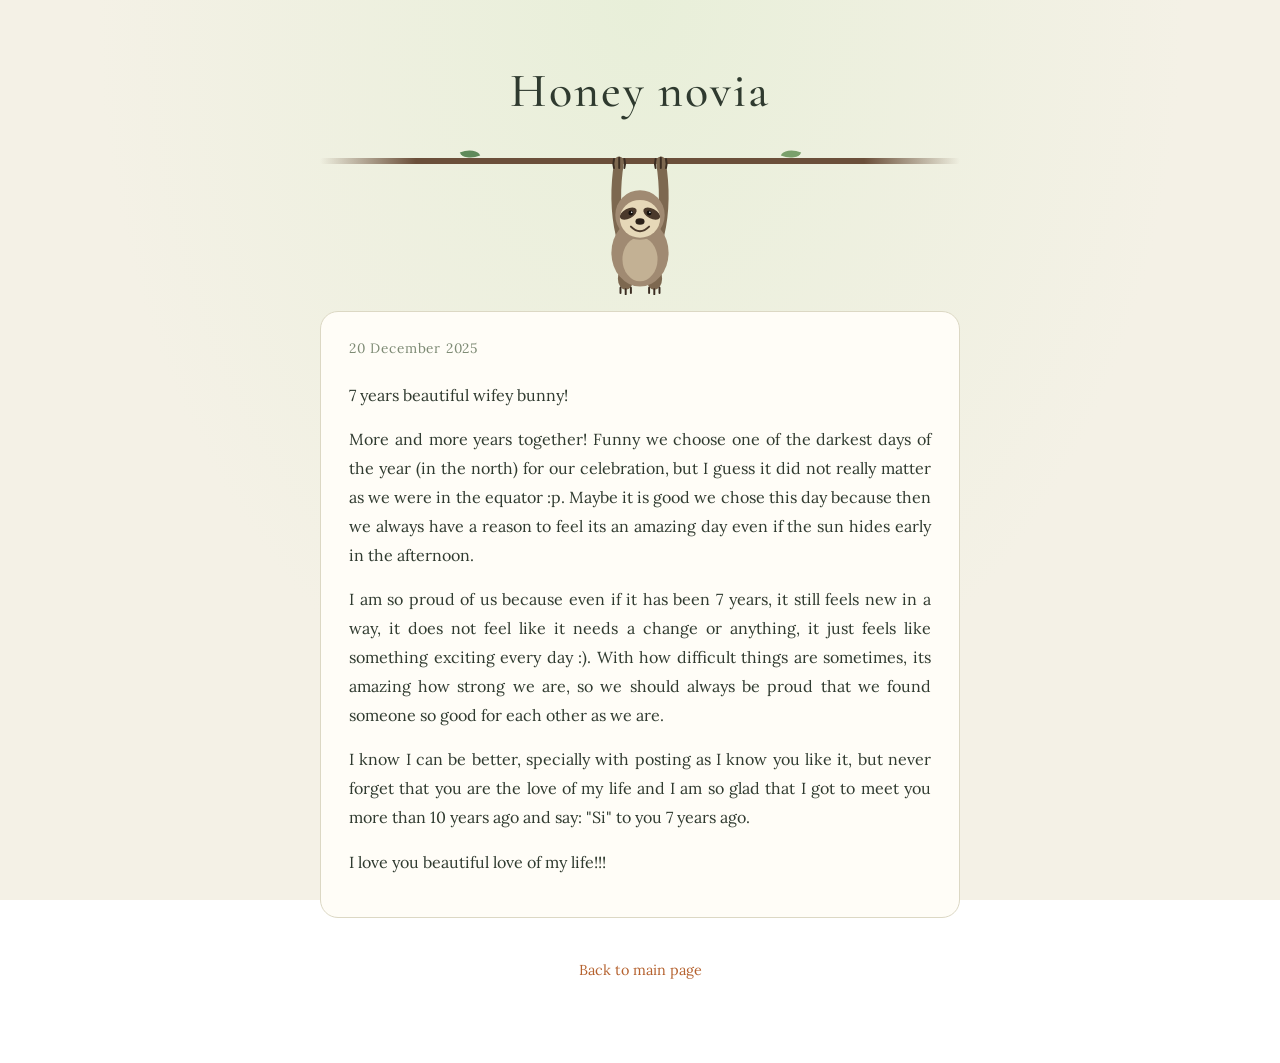
<file: messages/2025-12-20.html>
<!DOCTYPE html>
<html lang="en">
<head>
  <meta charset="utf-8">
  <meta name="viewport" content="width=device-width, initial-scale=1">
  <title>Honey novia (2025-12-20)</title>
  <link href="https://fonts.googleapis.com/css2?family=Cormorant+Garamond:ital,wght@0,500;1,500&family=Lora&display=swap" rel="stylesheet">
  <link rel="stylesheet" href="../style.css">
  <link rel="icon" href="../images/sloth.svg" type="image/svg+xml">
</head>

<body>
<main>
  <h1>Honey novia</h1>
  <div class="branch"></div>
  <img class="sloth" src="../images/sloth.svg" alt="A sloth hanging from the branch">

  <article class="card">
    <time datetime="2025-12-20">20 December 2025</time>

    <p>
      7 years beautiful wifey bunny!
    </p>

    <p>
      More and more years together! Funny we choose one of the darkest days of the year (in the north)
      for our celebration, but I guess it did not really matter as we were in the equator :p.
      Maybe it is good we chose this day because then we always have a reason to feel its an
      amazing day even if the sun hides early in the afternoon.
    </p>

    <p>
      I am so proud of us because even if it has been 7 years, it still feels new in a way, it
      does not feel like it needs a change or anything, it just feels like something exciting
      every day :). With how difficult things are sometimes, its amazing how strong we are,
      so we should always be proud that we found someone so good for each other as we are.
    </p>

    <p>
      I know I can be better, specially with posting as I know you like it, but never forget
      that you are the love of my life and I am so glad that I got to meet you more than 10
      years ago and say: "Si" to you 7 years ago.
    </p>

    <p>
      I love you beautiful love of my life!!!
    </p>
  </article>

  <p class="back"><a href="../index.html">Back to main page</a></p>
</main>
</body>
</html>
</file>
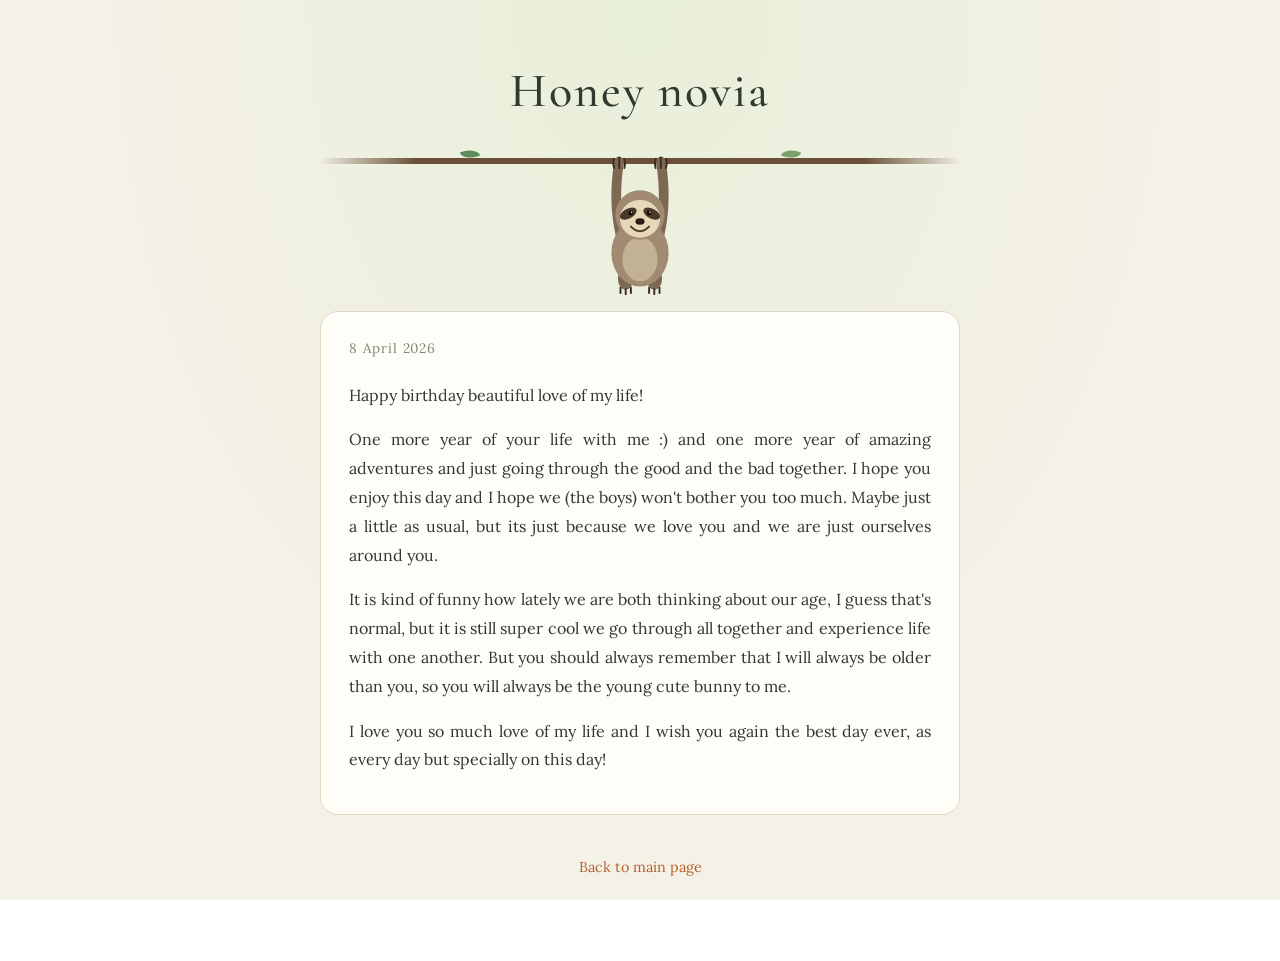
<file: messages/2026-04-08.html>
<!DOCTYPE html>
<html lang="en">
<head>
  <meta charset="utf-8">
  <meta name="viewport" content="width=device-width, initial-scale=1">
  <title>Honey novia (2026-04-08)</title>
  <link href="https://fonts.googleapis.com/css2?family=Cormorant+Garamond:ital,wght@0,500;1,500&family=Lora&display=swap" rel="stylesheet">
  <link rel="stylesheet" href="../style.css">
  <link rel="icon" href="../images/sloth.svg" type="image/svg+xml">
</head>

<body>
<main>
  <h1>Honey novia</h1>
  <div class="branch"></div>
  <img class="sloth" src="../images/sloth.svg" alt="A sloth hanging from the branch">

  <article class="card">
    <time datetime="2026-04-08">8 April 2026</time>

    <p>
      Happy birthday beautiful love of my life!
    </p>

    <p>
      One more year of your life with me :) and one more year of amazing adventures and just going
      through the good and the bad together. I hope you enjoy this day and I hope we (the boys)
      won't bother you too much. Maybe just a little as usual, but its just because we love
      you and we are just ourselves around you.
    </p>

    <p>
      It is kind of funny how lately we are both thinking about our age, I guess that's normal, but
      it is still super cool we go through all together and experience life with one another.
      But you should always remember that I will always be older than you, so you will
      always be the young cute bunny to me.
    </p>

    <p>
      I love you so much love of my life and I wish you again the best day ever, as every day but
      specially on this day!
    </p>
  </article>

  <p class="back"><a href="../index.html">Back to main page</a></p>
</main>
</body>
</html>
</file>
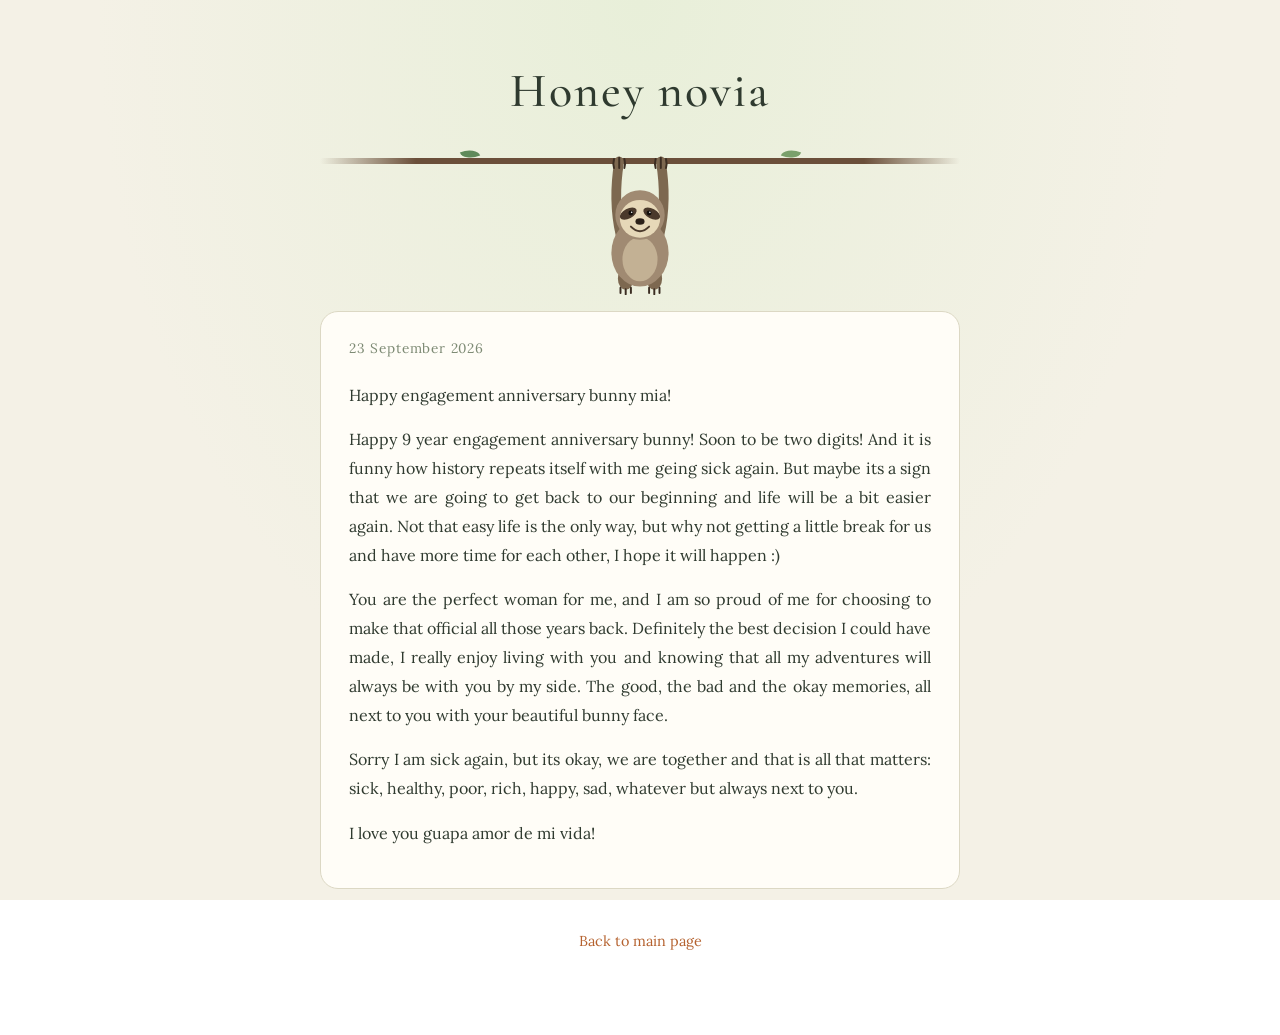
<file: messages/2026-09-23.html>
<!DOCTYPE html>
<html lang="en">
<head>
  <meta charset="utf-8">
  <meta name="viewport" content="width=device-width, initial-scale=1">
  <title>Honey novia (2026-09-23)</title>
  <link href="https://fonts.googleapis.com/css2?family=Cormorant+Garamond:ital,wght@0,500;1,500&family=Lora&display=swap" rel="stylesheet">
  <link rel="stylesheet" href="../style.css">
  <link rel="icon" href="../images/sloth.svg" type="image/svg+xml">
</head>

<body>
<main>
  <h1>Honey novia</h1>
  <div class="branch"></div>
  <img class="sloth" src="../images/sloth.svg" alt="A sloth hanging from the branch">

  <article class="card">
    <time datetime="2026-09-23">23 September 2026</time>

    <p>
      Happy engagement anniversary bunny mia!
    </p>

    <p>
      Happy 9 year engagement anniversary bunny! Soon to be two digits! And it is funny how history repeats itself
      with me geing sick again. But maybe its a sign that we are going to get back to our beginning and life
      will be a bit easier again. Not that easy life is the only way, but why not getting a little break for us
      and have more time for each other, I hope it will happen :)
    </p>

    <p>
      You are the perfect woman for me, and I am so proud of me for choosing to make that official all those
      years back. Definitely the best decision I could have made, I really enjoy living with you and knowing
      that all my adventures will always be with you by my side. The good, the bad and the okay memories,
      all next to you with your beautiful bunny face.
    </p>

    <p>
      Sorry I am sick again, but its okay, we are together and that is all that matters: sick,
      healthy, poor, rich, happy, sad, whatever but always next to you.
    </p>

    <p>
      I love you guapa amor de mi vida!
    </p>
  </article>

  <p class="back"><a href="../index.html">Back to main page</a></p>
</main>
</body>
</html>
</file>
<file: style.css>
:root {
  --bg: #f4f1e6;
  --bg-soft: #fffdf7;
  --text: #2f3a2f;
  --muted: #7d8a74;
  --accent: #b5622f;
  --line: #dcd8c4;
}
body {
  margin: 0;
  padding: 0 1rem 4rem;
  background: radial-gradient(ellipse at top, #e8efd9 0%, var(--bg) 60%) fixed;
  color: var(--text);
  font-family: "Lora", Georgia, "Times New Roman", serif;
  line-height: 1.8;
}
main { max-width: 640px; margin: 0 auto; }
h1 {
  font-family: "Cormorant Garamond", Georgia, serif;
  font-weight: 500;
  font-size: 3rem;
  text-align: center;
  letter-spacing: .04em;
  margin: 3rem 0 0;
}
h1 a { color: inherit; }
/* the branch the sloth hangs from */
.branch {
  height: 6px;
  margin: 1.5rem 0 0;
  border-radius: 6px;
  background: linear-gradient(90deg, transparent, #6b4f3a 15%, #6b4f3a 85%, transparent);
  position: relative;
}
.branch::before, .branch::after {
  content: "";
  position: absolute;
  top: -9px;
  width: 18px;
  height: 10px;
  background: #5f8a5a;
  border-radius: 0 100% 0 100%;
  transform: rotate(-20deg);
}
.branch::before { left: 22%; }
.branch::after { right: 25%; transform: rotate(20deg) scaleX(-1); background: #7aa06b; }
.sloth {
  display: block;
  width: 130px;
  margin: -9px auto 1rem;
  position: relative;
  transform-origin: 50% 0;
  animation: sway 7s ease-in-out infinite;
}
@keyframes sway {
  0%, 100% { transform: rotate(-2.5deg); }
  50% { transform: rotate(2.5deg); }
}
@media (prefers-reduced-motion: reduce) {
  .sloth { animation: none; }
}
h2 {
  font-family: "Cormorant Garamond", Georgia, serif;
  color: var(--accent);
  font-size: 1.5rem;
  font-weight: 500;
  font-style: italic;
  margin: 2.5rem 0 .75rem;
}
p { text-align: justify; margin: 0 0 1rem; }
time { color: var(--muted); font-size: .85rem; letter-spacing: .06em; }
.card {
  background: var(--bg-soft);
  border: 1px solid var(--line);
  border-radius: 18px;
  padding: 1.5rem 1.75rem;
}
.card time { display: block; margin-bottom: 1.25rem; }
ul.messages { list-style: none; padding: 0; margin: 0; }
ul.messages li { border-bottom: 1px solid var(--line); }
ul.messages a {
  display: block;
  padding: .85rem .5rem;
  color: var(--text);
  transition: padding-left .6s ease, color .6s ease;
}
ul.messages a:hover { text-decoration: none; color: var(--accent); padding-left: 1rem; }
ul.messages time { display: inline-block; min-width: 9.5rem; }
.back, footer { margin-top: 2.5rem; font-size: .9rem; text-align: center; color: var(--muted); }
a { color: var(--accent); text-decoration: none; transition: color .6s ease; }
a:hover { text-decoration: underline; }
@media (max-width: 480px) {
  h1 { font-size: 2.4rem; }
  ul.messages time { display: block; }
}
</file>
